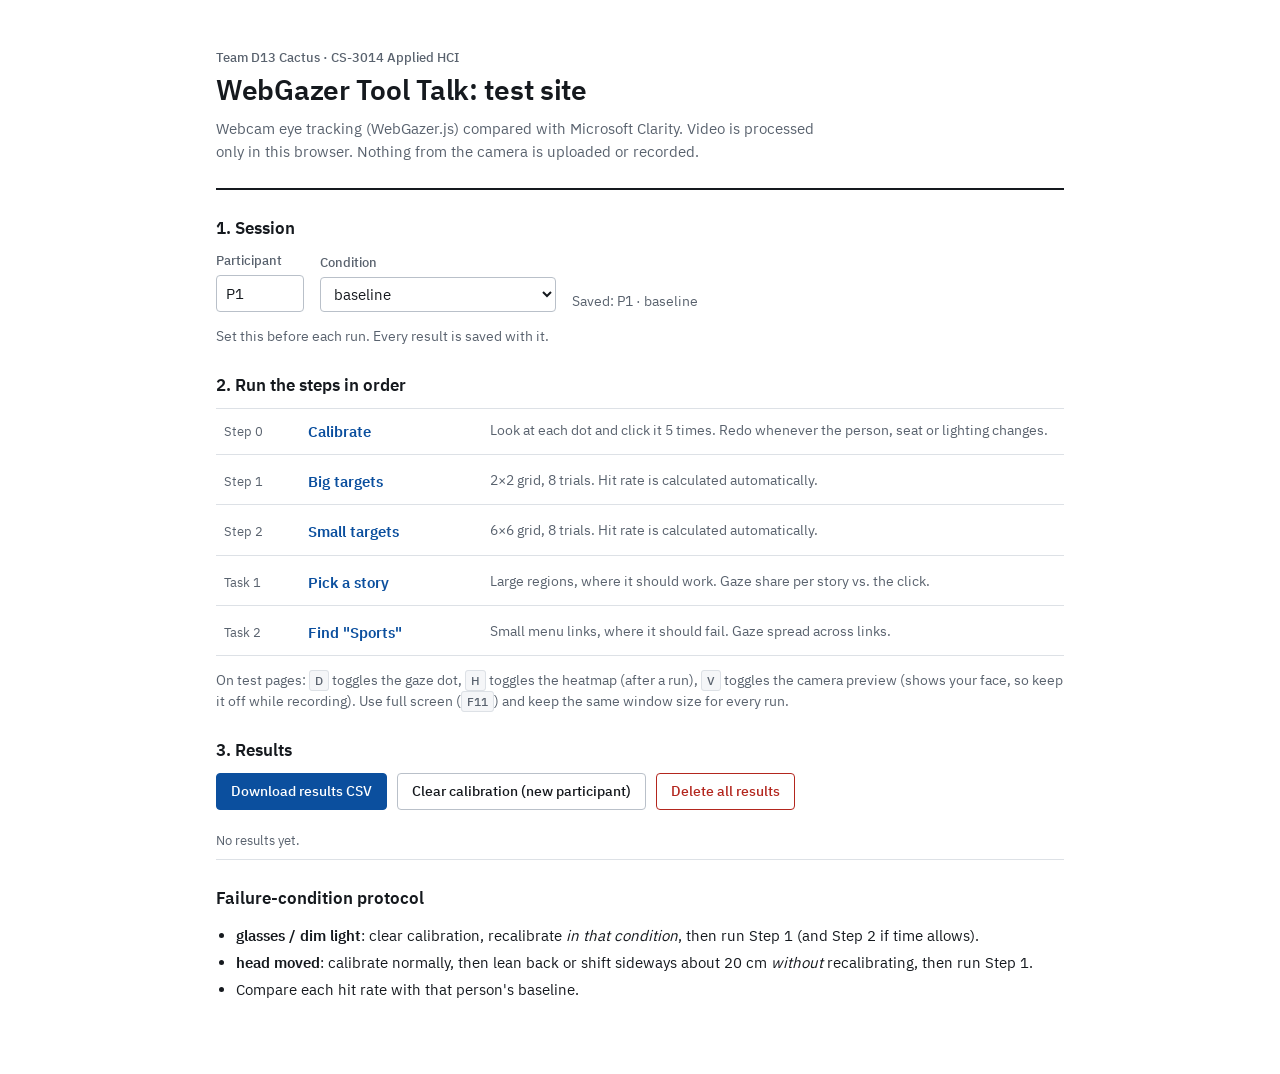
<file: index.html>
<!doctype html>
<html lang="en">
<head>
<meta charset="utf-8">
<meta name="viewport" content="width=device-width, initial-scale=1">
<title>WebGazer Test Site</title>
<link rel="stylesheet" href="assets/css/style.css">
<script src="assets/js/config.js"></script>
<script src="assets/js/common.js"></script>
</head>
<body>
<div class="wrap">
  <header class="site-header">
    <div class="eyebrow">Team D13 Cactus · CS-3014 Applied HCI</div>
    <h1>WebGazer Tool Talk: test site</h1>
    <p class="muted">Webcam eye tracking (WebGazer.js) compared with Microsoft Clarity. Video is processed only in this browser. Nothing from the camera is uploaded or recorded.</p>
  </header>

  <section class="section">
    <h2>1. Session</h2>
    <div class="row session">
      <label class="field">Participant <input id="participant" size="6" value="P1"></label>
      <label class="field">Condition
        <select id="condition">
          <option value="baseline">baseline</option>
          <option value="glasses">glasses</option>
          <option value="dim-light">dim light</option>
          <option value="head-moved">head moved after calibration</option>
        </select>
      </label>
      <span id="saved" class="muted hint"></span>
    </div>
    <p class="muted hint">Set this before each run. Every result is saved with it.</p>
  </section>

  <section class="section">
    <h2>2. Run the steps in order</h2>
    <ol class="steps">
      <li><a class="step" href="calibrate.html"><span class="step-no">Step 0</span><span class="step-name">Calibrate</span><span class="step-desc">Look at each dot and click it 5 times. Redo whenever the person, seat or lighting changes.</span></a></li>
      <li><a class="step" href="grid.html?size=2"><span class="step-no">Step 1</span><span class="step-name">Big targets</span><span class="step-desc">2×2 grid, 8 trials. Hit rate is calculated automatically.</span></a></li>
      <li><a class="step" href="grid.html?size=6"><span class="step-no">Step 2</span><span class="step-name">Small targets</span><span class="step-desc">6×6 grid, 8 trials. Hit rate is calculated automatically.</span></a></li>
      <li><a class="step" href="task1.html"><span class="step-no">Task 1</span><span class="step-name">Pick a story</span><span class="step-desc">Large regions, where it should work. Gaze share per story vs. the click.</span></a></li>
      <li><a class="step" href="task2.html"><span class="step-no">Task 2</span><span class="step-name">Find "Sports"</span><span class="step-desc">Small menu links, where it should fail. Gaze spread across links.</span></a></li>
    </ol>
    <p class="muted hint">On test pages: <kbd>D</kbd> toggles the gaze dot, <kbd>H</kbd> toggles the heatmap (after a run), <kbd>V</kbd> toggles the camera preview (shows your face, so keep it off while recording). Use full screen (<kbd>F11</kbd>) and keep the same window size for every run.</p>
  </section>

  <section class="section">
    <h2>3. Results</h2>
    <div class="row results-actions">
      <button id="csv">Download results CSV</button>
      <button class="secondary" id="clearCal">Clear calibration (new participant)</button>
      <button class="danger" id="clearRes">Delete all results</button>
    </div>
    <div class="table-scroll"><table id="tbl"></table></div>
  </section>

  <section class="section">
    <h2>Failure-condition protocol</h2>
    <ul>
      <li><b>glasses / dim light</b>: clear calibration, recalibrate <i>in that condition</i>, then run Step 1 (and Step 2 if time allows).</li>
      <li><b>head moved</b>: calibrate normally, then lean back or shift sideways about 20 cm <i>without</i> recalibrating, then run Step 1.</li>
      <li>Compare each hit rate with that person's baseline.</li>
    </ul>
  </section>
</div>

<script src="assets/js/hub.js"></script>
</body>
</html>
</file>
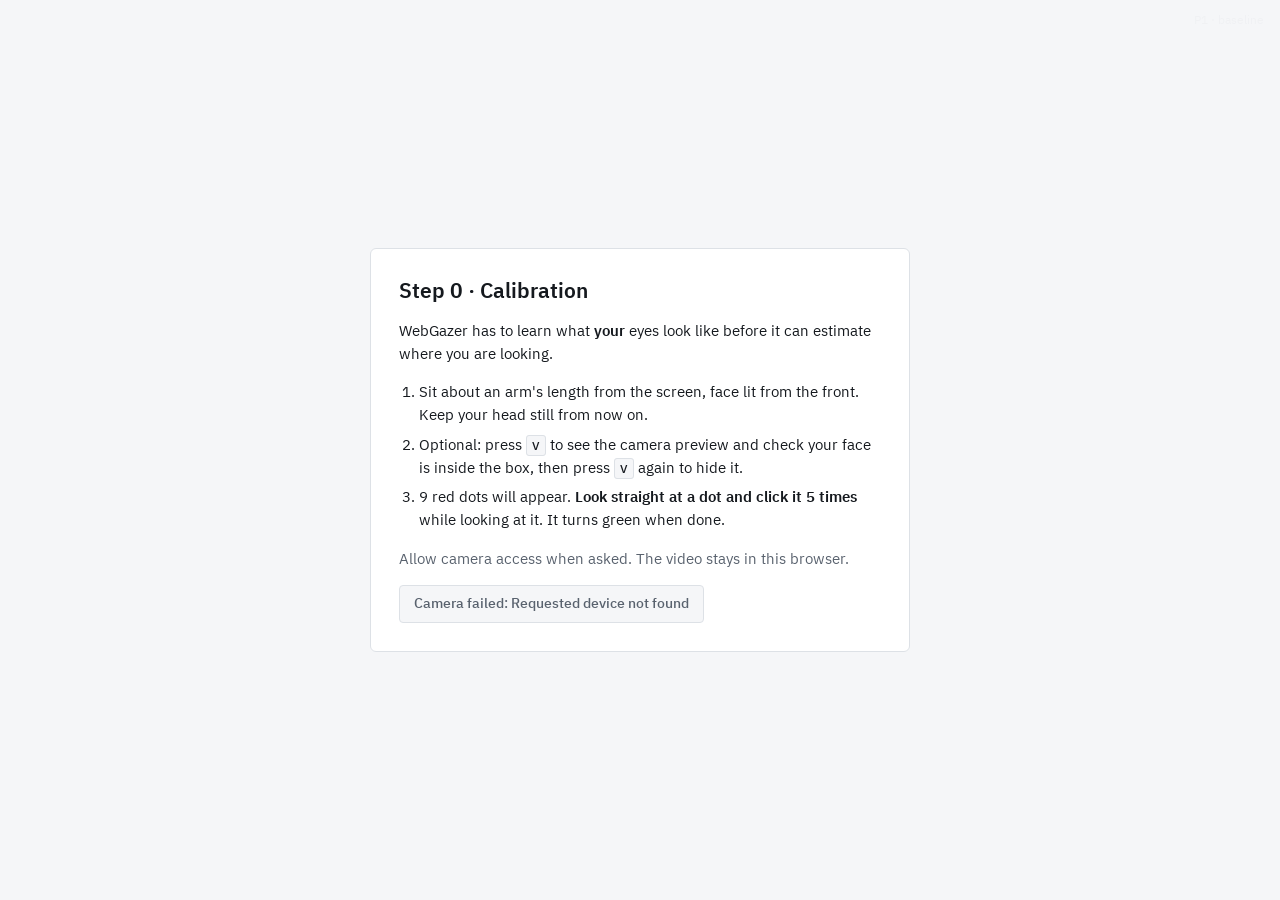
<file: calibrate.html>
<!doctype html>
<html lang="en">
<head>
<meta charset="utf-8">
<meta name="viewport" content="width=device-width, initial-scale=1">
<title>Calibrate</title>
<link rel="stylesheet" href="assets/css/style.css">
<script src="assets/js/config.js"></script>
<script src="assets/js/common.js"></script>
<script src="vendor/webgazer/webgazer.js"></script>
</head>
<body>
<div class="hud" id="hud"></div>
<div class="noface" id="noface">Face not detected. Check lighting and sit facing the camera.</div>

<div class="overlay" id="intro">
  <div class="panel">
    <h2>Step 0 · Calibration</h2>
    <p>WebGazer has to learn what <b>your</b> eyes look like before it can estimate where you are looking.</p>
    <ol>
      <li>Sit about an arm's length from the screen, face lit from the front. Keep your head still from now on.</li>
      <li>Optional: press <kbd>V</kbd> to see the camera preview and check your face is inside the box, then press <kbd>V</kbd> again to hide it.</li>
      <li>9 red dots will appear. <b>Look straight at a dot and click it 5 times</b> while looking at it. It turns green when done.</li>
    </ol>
    <p class="muted">Allow camera access when asked. The video stays in this browser.</p>
    <button id="go" disabled>Starting camera…</button>
  </div>
</div>

<div class="overlay see-through" id="done" style="display:none">
  <div class="panel">
    <h2>Calibration done</h2>
    <p>Look around the screen. The red gaze dot should roughly follow your eyes. If it's far off, recalibrate.</p>
    <div class="row"><a class="btn" href="index.html">Back to steps</a><button class="secondary" onclick="location.reload()">Recalibrate</button></div>
  </div>
</div>

<script src="assets/js/calibrate.js"></script>
</body>
</html>
</file>
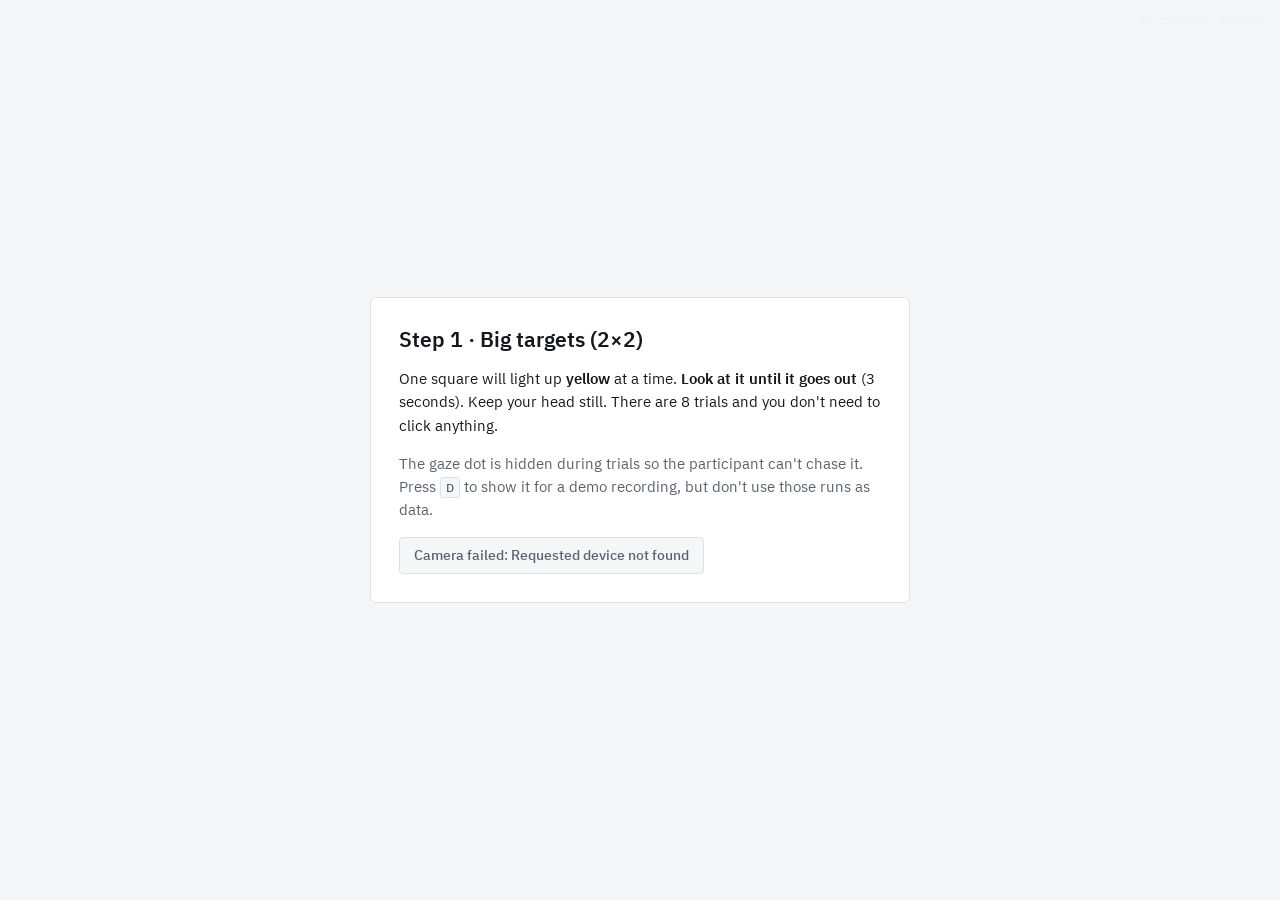
<file: grid.html>
<!doctype html>
<html lang="en">
<head>
<meta charset="utf-8">
<meta name="viewport" content="width=device-width, initial-scale=1">
<title>Accuracy Check</title>
<link rel="stylesheet" href="assets/css/style.css">
<script src="assets/js/config.js"></script>
<script src="assets/js/common.js"></script>
<script src="vendor/webgazer/webgazer.js"></script>
</head>
<body>
<div id="grid"></div>
<div id="cue"></div>
<div class="hud" id="hud"></div>
<div class="noface" id="noface">Face not detected</div>
<canvas id="heat"></canvas>

<div class="overlay" id="intro">
  <div class="panel">
    <h2 id="title">Accuracy check</h2>
    <p>One square will light up <b>yellow</b> at a time. <b>Look at it until it goes out</b> (3 seconds). Keep your head still. There are 8 trials and you don't need to click anything.</p>
    <p class="muted">The gaze dot is hidden during trials so the participant can't chase it. Press <kbd>D</kbd> to show it for a demo recording, but don't use those runs as data.</p>
    <button id="go" disabled>Starting camera…</button>
  </div>
</div>

<div class="results" id="res"></div>

<script src="assets/js/grid.js"></script>
</body>
</html>
</file>
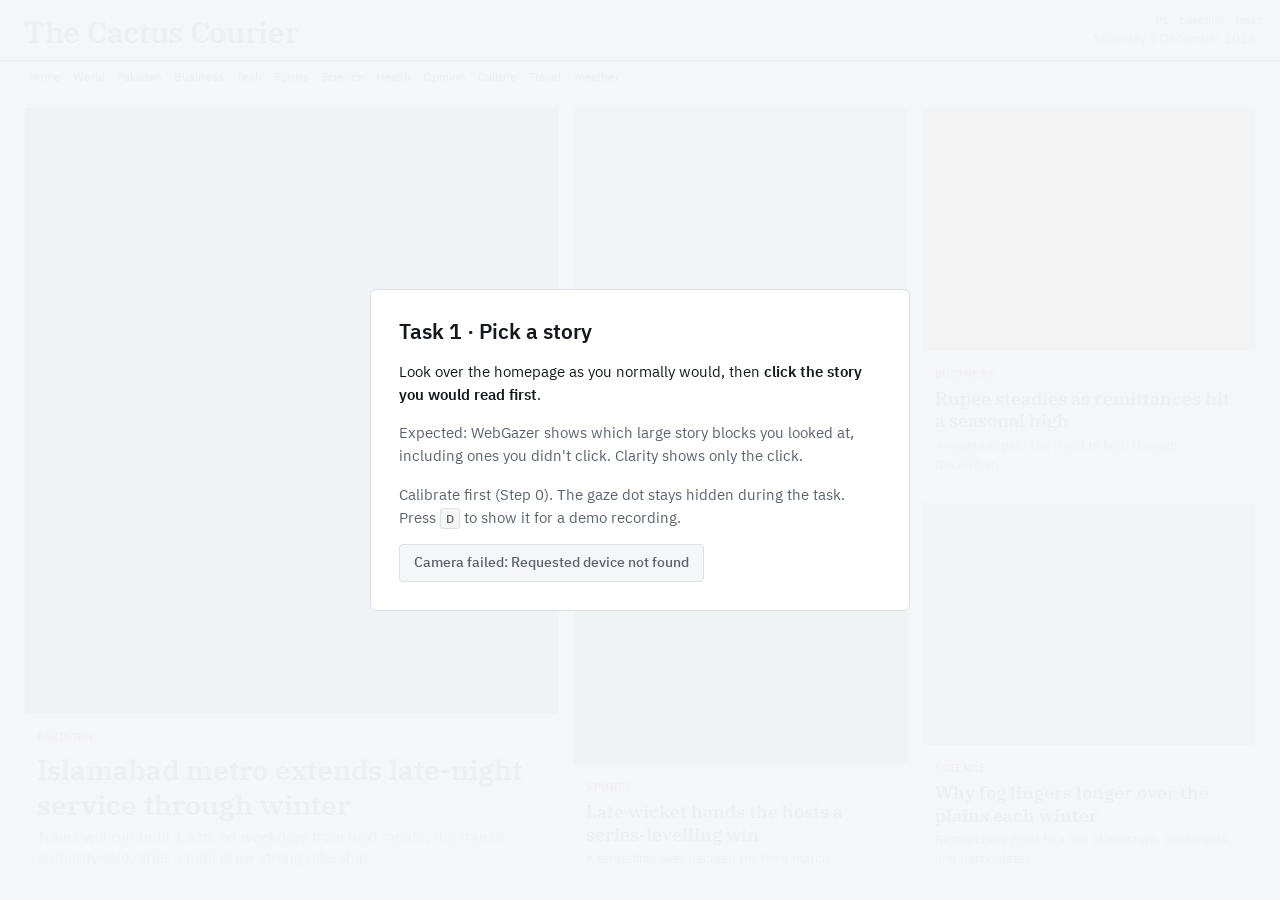
<file: task1.html>
<!doctype html>
<html lang="en">
<head>
<meta charset="utf-8">
<meta name="viewport" content="width=device-width, initial-scale=1">
<title>Task 1 Pick a Story</title>
<link rel="stylesheet" href="assets/css/style.css">
<link rel="stylesheet" href="assets/css/news.css">
<script src="assets/js/config.js"></script>
<script src="assets/js/common.js"></script>
<script src="vendor/webgazer/webgazer.js"></script>
<script src="assets/js/news.js"></script>
<script src="assets/js/task.js"></script>
</head>
<body>
<div id="page"></div>
<div class="hud" id="hud"></div>
<div class="noface" id="noface">Face not detected</div>
<canvas id="heat"></canvas>
<div class="overlay" id="intro">
  <div class="panel">
    <h2 id="title"></h2>
    <p id="instr"></p>
    <p class="muted" id="note"></p>
    <p class="muted">Calibrate first (Step 0). The gaze dot stays hidden during the task. Press <kbd>D</kbd> to show it for a demo recording.</p>
    <button id="go" disabled>Starting camera…</button>
  </div>
</div>
<div class="results" id="res"></div>
<script>runTask("task1");</script>
</body>
</html>
</file>
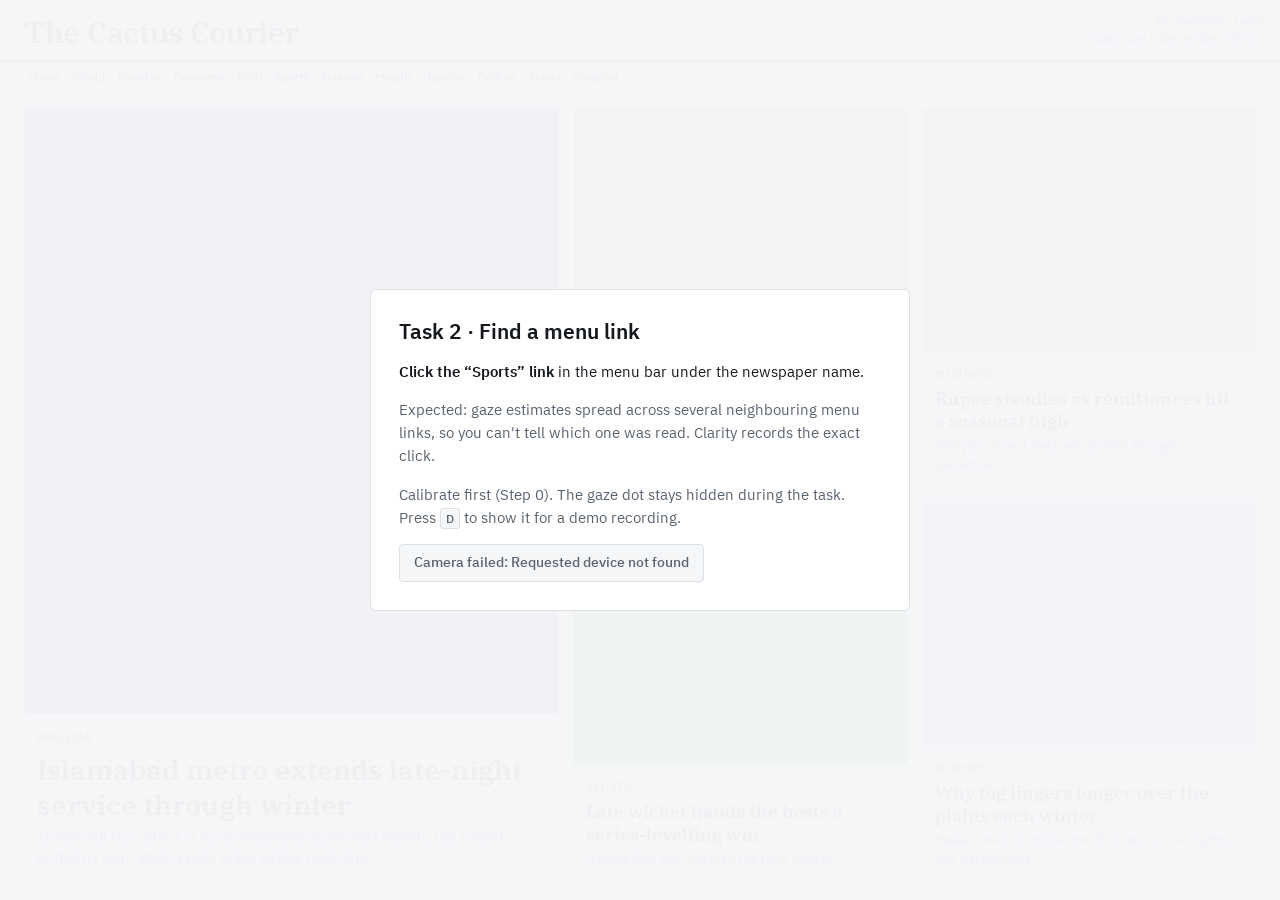
<file: task2.html>
<!doctype html>
<html lang="en">
<head>
<meta charset="utf-8">
<meta name="viewport" content="width=device-width, initial-scale=1">
<title>Task 2 Find Sports</title>
<link rel="stylesheet" href="assets/css/style.css">
<link rel="stylesheet" href="assets/css/news.css">
<script src="assets/js/config.js"></script>
<script src="assets/js/common.js"></script>
<script src="vendor/webgazer/webgazer.js"></script>
<script src="assets/js/news.js"></script>
<script src="assets/js/task.js"></script>
</head>
<body>
<div id="page"></div>
<div class="hud" id="hud"></div>
<div class="noface" id="noface">Face not detected</div>
<canvas id="heat"></canvas>
<div class="overlay" id="intro">
  <div class="panel">
    <h2 id="title"></h2>
    <p id="instr"></p>
    <p class="muted" id="note"></p>
    <p class="muted">Calibrate first (Step 0). The gaze dot stays hidden during the task. Press <kbd>D</kbd> to show it for a demo recording.</p>
    <button id="go" disabled>Starting camera…</button>
  </div>
</div>
<div class="results" id="res"></div>
<script>runTask("task2");</script>
</body>
</html>
</file>
<file: assets/css/style.css>
/* Fonts are self-hosted so nothing is requested from a third party and text
   measures the same on every machine that runs the tests. */
@font-face { font-family: "IBM Plex Sans"; font-weight: 400; font-display: swap; src: url("../fonts/ibm-plex-sans-400.woff2") format("woff2"); }
@font-face { font-family: "IBM Plex Sans"; font-weight: 500; font-display: swap; src: url("../fonts/ibm-plex-sans-500.woff2") format("woff2"); }
@font-face { font-family: "IBM Plex Sans"; font-weight: 600; font-display: swap; src: url("../fonts/ibm-plex-sans-600.woff2") format("woff2"); }

:root {
  --bg: #ffffff; --surface: #f5f6f8; --ink: #15191e; --muted: #59626e; --line: #dde1e6;
  --accent: #0b4f9e; --accent-dark: #083c79; --ok: #1d7a4c; --bad: #b3261e;
  --sans: "IBM Plex Sans", "Segoe UI", system-ui, sans-serif;
}
* { box-sizing: border-box; }
html, body { margin: 0; height: 100%; }
body { background: var(--bg); color: var(--ink); font: 15px/1.55 var(--sans); }
a { color: var(--accent); }
h1, h2, h3 { font-weight: 600; line-height: 1.25; }

button, .btn {
  font: 500 14px/1.4 var(--sans); padding: 8px 14px; border-radius: 4px; border: 1px solid var(--accent);
  background: var(--accent); color: #fff; cursor: pointer; text-decoration: none; display: inline-block;
}
button:hover, .btn:hover { background: var(--accent-dark); border-color: var(--accent-dark); }
button:disabled { background: var(--surface); border-color: var(--line); color: var(--muted); cursor: default; }
button.secondary, .btn.secondary { background: #fff; color: var(--ink); border-color: #b9c0c9; }
button.secondary:hover, .btn.secondary:hover { background: var(--surface); }
button.danger { background: #fff; color: var(--bad); border-color: var(--bad); }
button.danger:hover { background: #fbeeed; }
input, select { font: inherit; padding: 6px 9px; border: 1px solid #b9c0c9; border-radius: 4px; background: #fff; color: var(--ink); }
:focus-visible { outline: 2px solid var(--accent); outline-offset: 2px; }

table { border-collapse: collapse; width: 100%; font-size: 13px; font-variant-numeric: tabular-nums; }
th, td { text-align: left; padding: 7px 10px 7px 0; border-bottom: 1px solid var(--line); }
th { color: var(--muted); font-weight: 500; white-space: nowrap; }
.row { display: flex; gap: 10px; flex-wrap: wrap; align-items: center; }
.muted { color: var(--muted); }
kbd { font: 500 12px/1 var(--sans); border: 1px solid var(--line); border-radius: 3px; padding: 2px 5px; background: var(--surface); }

/* ---------- Hub ---------- */
.wrap { max-width: 880px; margin: 0 auto; padding: 48px 16px 72px; }
.site-header { padding-bottom: 24px; border-bottom: 2px solid var(--ink); }
.site-header h1 { font-size: 28px; margin: 4px 0 10px; letter-spacing: -.01em; }
.site-header p { margin: 0; max-width: 68ch; }
.eyebrow { font-size: 13px; font-weight: 500; color: var(--muted); }
.section { padding: 28px 0 0; }
.section h2 { font-size: 17px; margin: 0 0 12px; }
.section > p:last-child, .section > ul:last-child { margin-bottom: 0; }
.section ul { padding-left: 20px; }
.section li + li { margin-top: 4px; }
.field { display: flex; flex-direction: column; gap: 4px; font-size: 13px; font-weight: 500; color: var(--muted); }
.field input, .field select { font-size: 15px; font-weight: 400; }
.session { align-items: flex-end; gap: 16px; }
.hint { font-size: 13.5px; }
.results-actions { margin-bottom: 14px; }
.table-scroll { overflow-x: auto; }
.table-scroll td { white-space: nowrap; }

.steps { list-style: none; margin: 0 0 12px; padding: 0; border-top: 1px solid var(--line); }
.step { display: grid; grid-template-columns: 72px 170px 1fr; gap: 12px; padding: 11px 8px; border-bottom: 1px solid var(--line); text-decoration: none; color: var(--ink); }
.step:hover { background: var(--surface); }
.step-no { color: var(--muted); font-size: 13px; line-height: 23px; }
.step-name { color: var(--accent); font-weight: 600; }
.step-desc { color: var(--muted); font-size: 14px; }
@media (max-width: 640px) {
  .wrap { padding-top: 28px; }
  .step { grid-template-columns: 56px 1fr; gap: 0 10px; }
  .step-desc { grid-column: 2; }
}

/* ---------- Full-screen test pages ---------- */
.overlay {
  /* near-opaque on purpose: participants must not see the test page before it starts */
  position: fixed; inset: 0; background: rgba(245,246,248,.97); z-index: 1000;
  display: flex; align-items: center; justify-content: center; padding: 16px;
}
.overlay.see-through { background: rgba(245,246,248,.6); }
.overlay .panel { max-width: 540px; background: #fff; border: 1px solid var(--line); border-radius: 6px; padding: 28px; }
.overlay h2 { margin: 0 0 12px; font-size: 21px; }
.overlay ol { padding-left: 20px; }
.overlay li + li { margin-top: 6px; }
.hud { position: fixed; top: 8px; right: 8px; z-index: 900; font-size: 12px; color: var(--muted); background: rgba(255,255,255,.9); padding: 3px 8px; border-radius: 3px; }
.noface { position: fixed; top: 8px; left: 50%; transform: translateX(-50%); z-index: 950; background: var(--bad); color: #fff; padding: 6px 14px; border-radius: 4px; font-size: 14px; display: none; }
#heat { position: fixed; inset: 0; pointer-events: none; z-index: 800; display: none; }

.results { position: fixed; bottom: 16px; left: 16px; z-index: 1001; max-width: 440px; background: #fff; border: 1px solid var(--line); border-radius: 6px; padding: 18px; box-shadow: 0 8px 32px rgba(0,0,0,.16); display: none; font-size: 14px; }
.results h3 { margin: 0 0 8px; font-size: 16px; }
.results p { margin: 8px 0; }
.results td { padding: 5px 10px 5px 0; }
.results .actions { margin-top: 14px; }
.bar-cell { width: 45%; }
.bar { height: 8px; background: var(--accent); border-radius: 1px; }
.bar-outside { background: #b9c0c9; }
.num { text-align: right; padding-right: 0; }

/* Calibration dots. The instructions call these red and green. */
.dot { position: fixed; width: 26px; height: 26px; margin: -13px 0 0 -13px; border-radius: 50%;
       background: var(--bad); border: 3px solid #fff; box-shadow: 0 0 0 1px #8a929c; cursor: pointer; z-index: 500; }
.dot.done { background: var(--ok); cursor: default; }

/* Accuracy grid. The instructions call the lit cell yellow. */
#grid { position: fixed; inset: 0; display: grid; gap: 10px; padding: 10px; }
.cell { border: 2px solid var(--line); border-radius: 4px; background: var(--surface); transition: background .15s; }
.cell.lit { background: #f2b705; border-color: #c99600; }
.cell.hit { background: #cde8d9; }
.cell.miss { background: #f4d3d0; }
#cue { position: fixed; left: 50%; top: 50%; transform: translate(-50%,-50%); font-size: 14px; color: var(--muted); z-index: 600; pointer-events: none; }

/* WebGazer's own gaze dot */
#webgazerGazeDot { z-index: 99999 !important; }
</file>
<file: assets/css/news.css>
/* Mock news homepage: fits one screen, no scrolling.
   This page is the test stimulus. Fixed heights below keep the story blocks and
   menu links in the same place on every machine, so change them with care. */
@font-face { font-family: "IBM Plex Serif"; font-weight: 400; font-display: swap; src: url("../fonts/ibm-plex-serif-400.woff2") format("woff2"); }
@font-face { font-family: "IBM Plex Serif"; font-weight: 600; font-display: swap; src: url("../fonts/ibm-plex-serif-600.woff2") format("woff2"); }

#page { position: fixed; inset: 0; display: flex; flex-direction: column; background: #fff; color: var(--ink); font-family: "IBM Plex Serif", Cambria, serif; }
.masthead { height: 62px; flex: none; display: flex; justify-content: space-between; align-items: baseline; padding: 10px 24px 4px; border-bottom: 2px solid var(--ink); }
.brand { font-size: 30px; line-height: 44px; font-weight: 600; letter-spacing: -.01em; }
.date { font: 13px var(--sans); color: var(--muted); }
/* deliberately dense menu: small links packed close together (Task 2 targets) */
.menu { flex: none; display: flex; gap: 2px; padding: 4px 24px; border-bottom: 1px solid var(--line); font: 12px/16px var(--sans); }
.menu a { color: var(--ink); text-decoration: none; padding: 3px 5px; border-radius: 2px; }
.menu a:hover { background: var(--surface); }
/* big story blocks (Task 1 targets) */
.news { flex: 1; display: grid; gap: 14px; padding: 14px 24px 18px;
  grid-template-columns: 1.6fr 1fr 1fr; grid-template-rows: 1fr 1fr;
  grid-template-areas: "hero a b" "hero c d"; min-height: 0; }
.story { display: flex; flex-direction: column; text-decoration: none; color: var(--ink); border: 1px solid var(--line); border-radius: 3px; overflow: hidden; min-height: 0; }
.story:hover { border-color: var(--accent); }
.story .img { flex: 1; min-height: 40px; }
.story .txt { padding: 10px 12px 12px; }
.story h2 { font-size: 18px; font-weight: 600; line-height: 1.25; margin: 4px 0; }
.story p { font: 13px/1.45 var(--sans); margin: 0; color: var(--muted); }
.tag { font: 500 11px var(--sans); text-transform: uppercase; letter-spacing: .05em; color: var(--bad); }
.s-hero { grid-area: hero; } .s-hero h2 { font-size: 28px; } .s-hero p { font-size: 15px; }
.s-a { grid-area: a; } .s-b { grid-area: b; } .s-c { grid-area: c; } .s-d { grid-area: d; }
/* image placeholders */
.s-hero .img { background: #5f88b3; }
.s-a .img { background: #86a884; }
.s-b .img { background: #c0a766; }
.s-c .img { background: #62a47e; }
.s-d .img { background: #9c90c2; }
</file>
